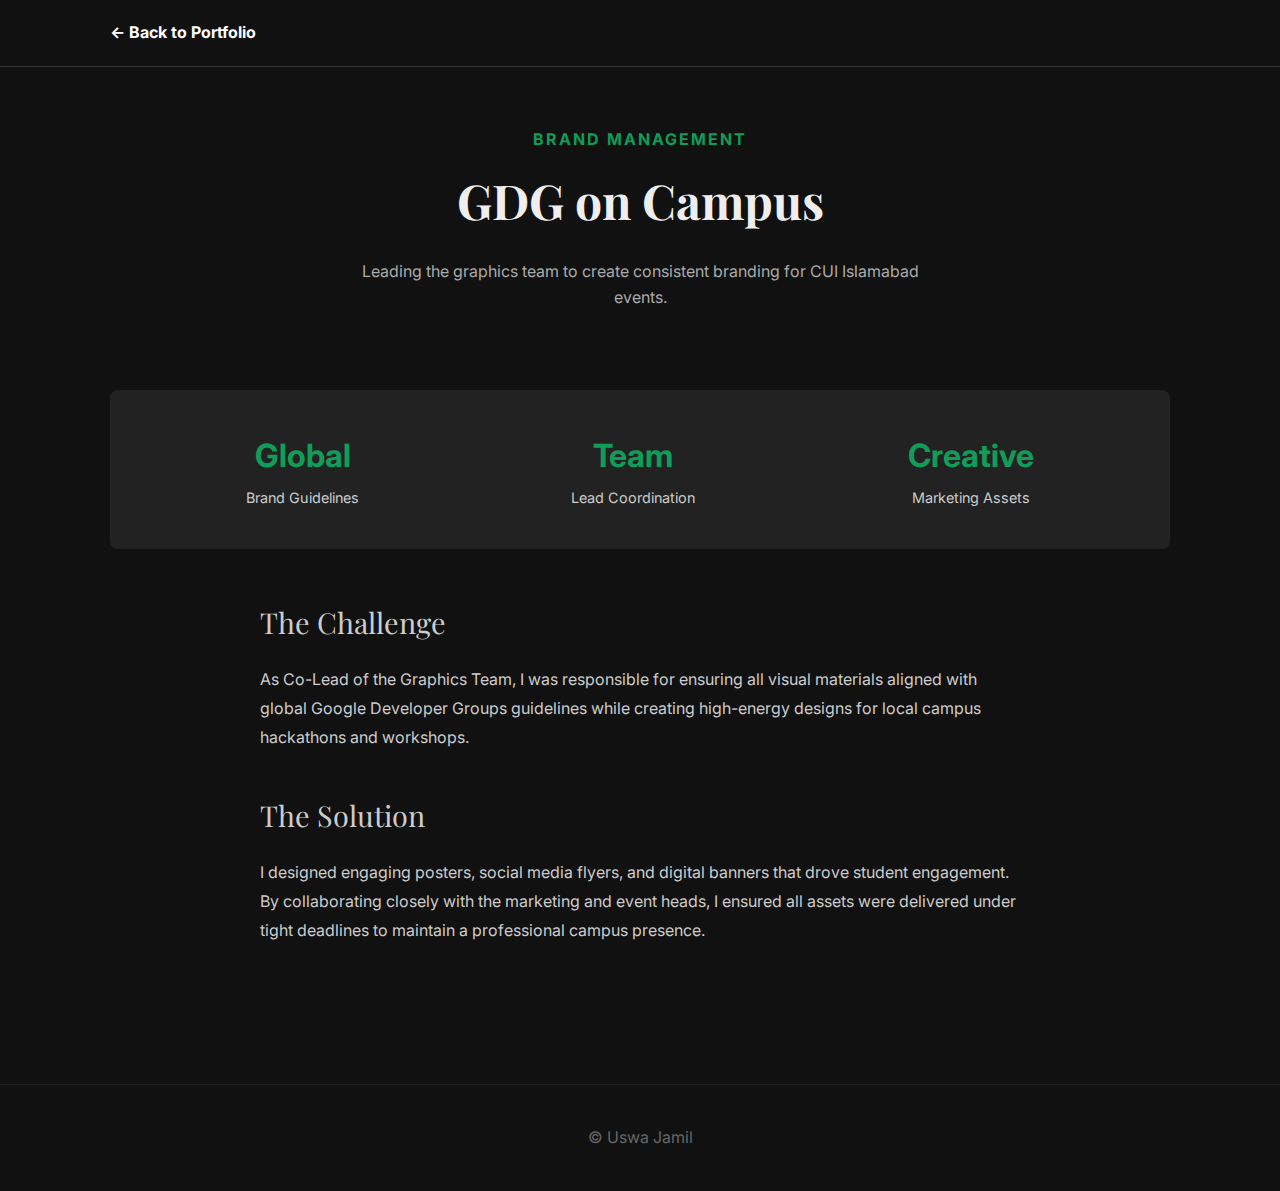
<file: gdg.html>
<!DOCTYPE html>
<html lang="en">
<head>
    <meta charset="UTF-8">
    <meta name="viewport" content="width=device-width, initial-scale=1.0">
    <title>GDG Campus | Brand Management</title>
    <link rel="stylesheet" href="style.css">
    <link href="https://fonts.googleapis.com/css2?family=Inter:wght@300;400;700&family=Playfair+Display:wght@700&display=swap" rel="stylesheet">
</head>
<body>

    <nav style="padding: 20px; border-bottom: 1px solid #333;">
        <div class="container">
            <a href="index.html" style="font-weight: bold; color: #fff;">&larr; Back to Portfolio</a>
        </div>
    </nav>

    <header class="container" style="padding: 60px 0; text-align: center;">
        <p style="color: #0F9D58; font-weight: bold; letter-spacing: 2px;">BRAND MANAGEMENT</p>
        <h1 style="font-size: 3rem; margin-top: 10px; font-family: 'Playfair Display', serif;">GDG on Campus</h1>
        <p style="color: #aaa; max-width: 600px; margin: 20px auto;">
            Leading the graphics team to create consistent branding for CUI Islamabad events.
        </p>
    </header>

    <div class="container">
        <div style="background: #222; padding: 30px; border-radius: 8px; display: flex; justify-content: space-around; flex-wrap: wrap; margin-bottom: 50px;">
            <div style="text-align: center; margin: 10px;">
                <h3 style="color: #0F9D58; font-size: 2rem; margin-bottom: 5px;">Global</h3>
                <p style="color: #ccc; font-size: 0.9rem;">Brand Guidelines</p>
            </div>
            <div style="text-align: center; margin: 10px;">
                <h3 style="color: #0F9D58; font-size: 2rem; margin-bottom: 5px;">Team</h3>
                <p style="color: #ccc; font-size: 0.9rem;">Lead Coordination</p>
            </div>
            <div style="text-align: center; margin: 10px;">
                <h3 style="color: #0F9D58; font-size: 2rem; margin-bottom: 5px;">Creative</h3>
                <p style="color: #ccc; font-size: 0.9rem;">Marketing Assets</p>
            </div>
        </div>
    </div>

    <section class="container" style="max-width: 800px; padding-bottom: 100px;">
        <h2 style="font-family: 'Playfair Display', serif; margin-bottom: 20px;">The Challenge</h2>
        <p style="color: #ccc; margin-bottom: 40px; line-height: 1.8;">
            As Co-Lead of the Graphics Team, I was responsible for ensuring all visual materials aligned with global Google Developer Groups guidelines while creating high-energy designs for local campus hackathons and workshops.
        </p>

        <h2 style="font-family: 'Playfair Display', serif; margin-bottom: 20px;">The Solution</h2>
        <p style="color: #ccc; margin-bottom: 40px; line-height: 1.8;">
            I designed engaging posters, social media flyers, and digital banners that drove student engagement. By collaborating closely with the marketing and event heads, I ensured all assets were delivered under tight deadlines to maintain a professional campus presence.
        </p>
    </section>

    <footer style="text-align: center; padding: 40px; border-top: 1px solid #222;">
        <p style="color: #666;">&copy; Uswa Jamil</p>
    </footer>
</body>
</html>
</file>
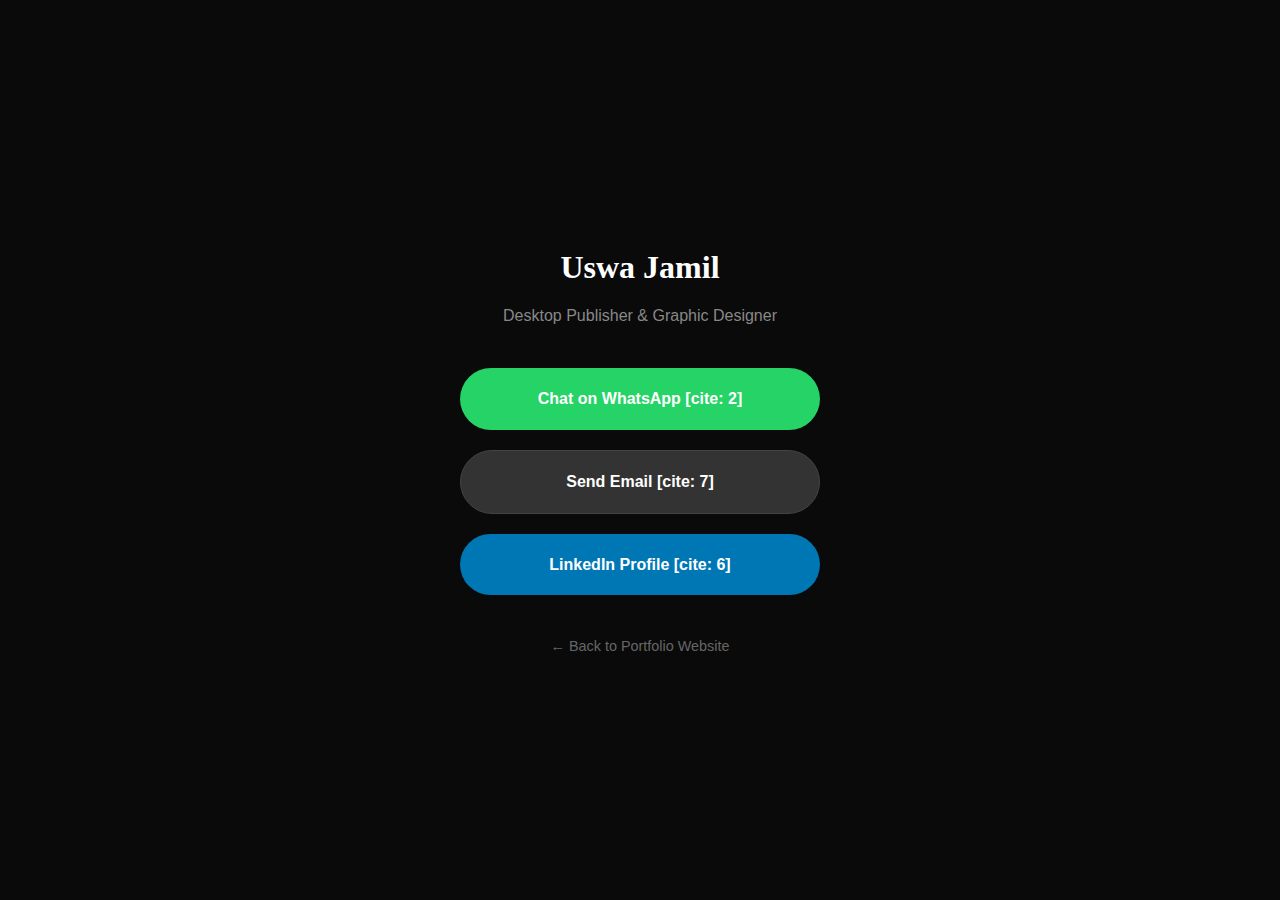
<file: links.html>
<!DOCTYPE html>
<html lang="en">
<head>
    <meta charset="UTF-8">
    <meta name="viewport" content="width=device-width, initial-scale=1.0">
    <title>Connect with Uswa Jamil</title>
    <link rel="stylesheet" href="style.css">
</head>
<body style="height: 100vh; display: flex; align-items: center; justify-content: center; background-color: #0a0a0a; flex-direction: column;">

    <div class="container" style="text-align: center; max-width: 400px; width: 100%;">
        <h1 style="font-size: 2rem; margin-bottom: 10px; color: #fff; font-family: 'Playfair Display', serif;">Uswa Jamil</h1>
        <p style="color: #888; margin-bottom: 40px;">Desktop Publisher & Graphic Designer</p>

        <div style="display: flex; flex-direction: column; gap: 20px;">
            <a href="https://wa.me/923185432144" target="_blank" style="background: #25D366; color: white; padding: 18px; border-radius: 50px; font-weight: bold; text-decoration: none;">
                Chat on WhatsApp [cite: 2]
            </a>

            <a href="mailto:uswajamil1048@gmail.com" style="background: #333; color: white; padding: 18px; border-radius: 50px; font-weight: bold; text-decoration: none; border: 1px solid #444;">
                Send Email [cite: 7]
            </a>

            <a href="https://www.linkedin.com/in/uswa-jamil-683909303" target="_blank" style="background: #0077b5; color: white; padding: 18px; border-radius: 50px; font-weight: bold; text-decoration: none;">
                LinkedIn Profile [cite: 6]
            </a>
        </div>

        <a href="index.html" style="display: block; margin-top: 40px; color: #666; font-size: 0.9rem;">&larr; Back to Portfolio Website</a>
    </div>

</body>
</html>
</file>
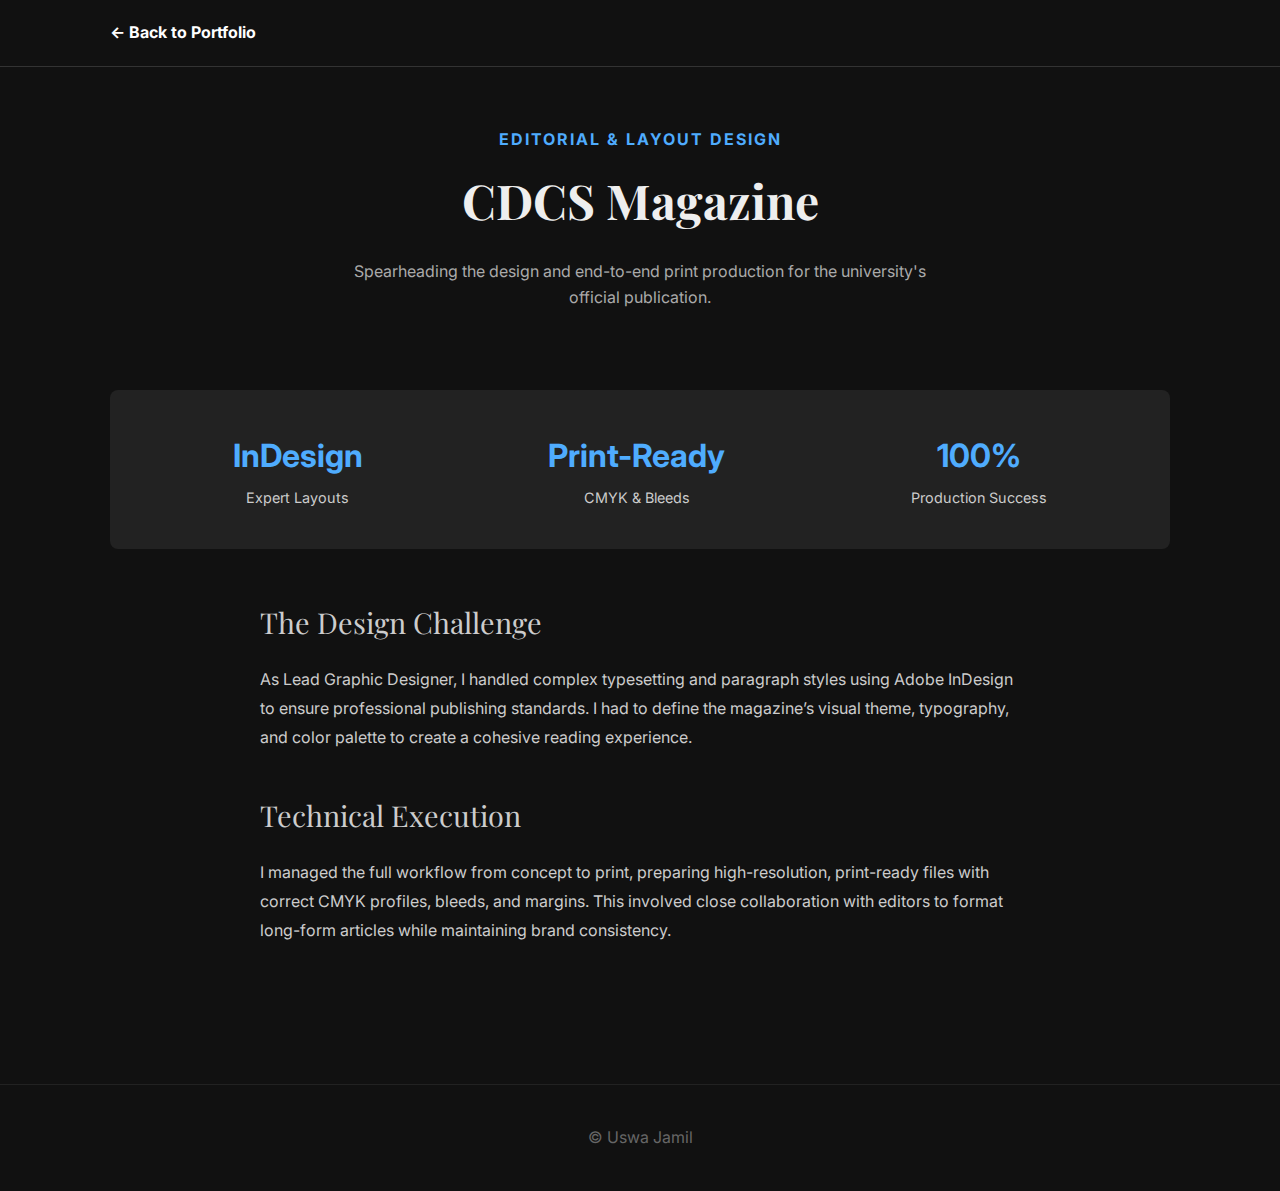
<file: magazine.html>
<!DOCTYPE html>
<html lang="en">
<head>
    <meta charset="UTF-8">
    <meta name="viewport" content="width=device-width, initial-scale=1.0">
    <title>CDCS Magazine | Editorial Design</title>
    <link rel="stylesheet" href="style.css">
    <link href="https://fonts.googleapis.com/css2?family=Inter:wght@300;400;700&family=Playfair+Display:wght@700&display=swap" rel="stylesheet">
</head>
<body>

    <nav style="padding: 20px; border-bottom: 1px solid #333;">
        <div class="container">
            <a href="index.html" style="font-weight: bold; color: #fff;">&larr; Back to Portfolio</a>
        </div>
    </nav>

    <header class="container" style="padding: 60px 0; text-align: center;">
        <p style="color: #4facfe; font-weight: bold; letter-spacing: 2px;">EDITORIAL & LAYOUT DESIGN</p>
        <h1 style="font-size: 3rem; margin-top: 10px; font-family: 'Playfair Display', serif;">CDCS Magazine</h1>
        <p style="color: #aaa; max-width: 600px; margin: 20px auto;">
            Spearheading the design and end-to-end print production for the university's official publication.
        </p>
    </header>

    <div class="container">
        <div style="background: #222; padding: 30px; border-radius: 8px; display: flex; justify-content: space-around; flex-wrap: wrap; margin-bottom: 50px;">
            <div style="text-align: center; margin: 10px;">
                <h3 style="color: #4facfe; font-size: 2rem; margin-bottom: 5px;">InDesign</h3>
                <p style="color: #ccc; font-size: 0.9rem;">Expert Layouts</p>
            </div>
            <div style="text-align: center; margin: 10px;">
                <h3 style="color: #4facfe; font-size: 2rem; margin-bottom: 5px;">Print-Ready</h3>
                <p style="color: #ccc; font-size: 0.9rem;">CMYK & Bleeds</p>
            </div>
            <div style="text-align: center; margin: 10px;">
                <h3 style="color: #4facfe; font-size: 2rem; margin-bottom: 5px;">100%</h3>
                <p style="color: #ccc; font-size: 0.9rem;">Production Success</p>
            </div>
        </div>
    </div>

    <section class="container" style="max-width: 800px; padding-bottom: 100px;">
        <h2 style="font-family: 'Playfair Display', serif; margin-bottom: 20px;">The Design Challenge</h2>
        <p style="color: #ccc; margin-bottom: 40px; line-height: 1.8;">
            As Lead Graphic Designer, I handled complex typesetting and paragraph styles using Adobe InDesign to ensure professional publishing standards. I had to define the magazine’s visual theme, typography, and color palette to create a cohesive reading experience.
        </p>

        <h2 style="font-family: 'Playfair Display', serif; margin-bottom: 20px;">Technical Execution</h2>
        <p style="color: #ccc; margin-bottom: 40px; line-height: 1.8;">
            I managed the full workflow from concept to print, preparing high-resolution, print-ready files with correct CMYK profiles, bleeds, and margins. This involved close collaboration with editors to format long-form articles while maintaining brand consistency.
        </p>
    </section>

    <footer style="text-align: center; padding: 40px; border-top: 1px solid #222;">
        <p style="color: #666;">&copy; Uswa Jamil</p>
    </footer>
</body>
</html>
</file>
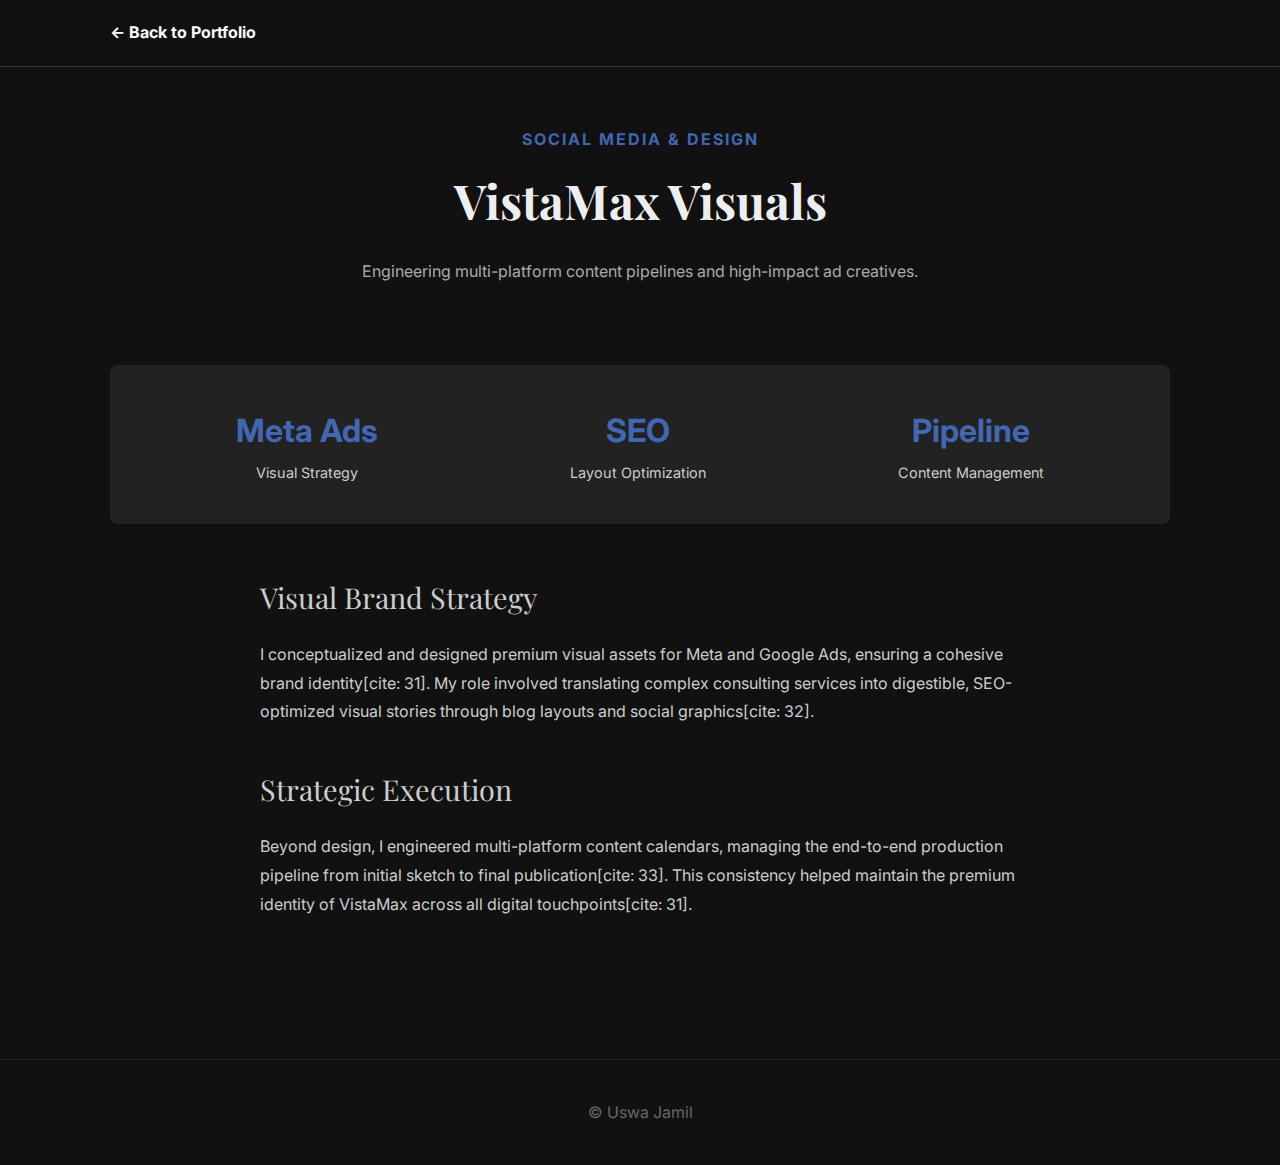
<file: vistamax.html>
<!DOCTYPE html>
<html lang="en">
<head>
    <meta charset="UTF-8">
    <meta name="viewport" content="width=device-width, initial-scale=1.0">
    <title>VistaMax | Visual Strategy</title>
    <link rel="stylesheet" href="style.css">
    <link href="https://fonts.googleapis.com/css2?family=Inter:wght@300;400;700&family=Playfair+Display:wght@700&display=swap" rel="stylesheet">
</head>
<body>

    <nav style="padding: 20px; border-bottom: 1px solid #333;">
        <div class="container">
            <a href="index.html" style="font-weight: bold; color: #fff;">&larr; Back to Portfolio</a>
        </div>
    </nav>

    <header class="container" style="padding: 60px 0; text-align: center;">
        <p style="color: #4267B2; font-weight: bold; letter-spacing: 2px;">SOCIAL MEDIA & DESIGN</p>
        <h1 style="font-size: 3rem; margin-top: 10px; font-family: 'Playfair Display', serif;">VistaMax Visuals</h1>
        <p style="color: #aaa; max-width: 600px; margin: 20px auto;">
            Engineering multi-platform content pipelines and high-impact ad creatives.
        </p>
    </header>

    <div class="container">
        <div style="background: #222; padding: 30px; border-radius: 8px; display: flex; justify-content: space-around; flex-wrap: wrap; margin-bottom: 50px;">
            <div style="text-align: center; margin: 10px;">
                <h3 style="color: #4267B2; font-size: 2rem; margin-bottom: 5px;">Meta Ads</h3>
                <p style="color: #ccc; font-size: 0.9rem;">Visual Strategy</p>
            </div>
            <div style="text-align: center; margin: 10px;">
                <h3 style="color: #4267B2; font-size: 2rem; margin-bottom: 5px;">SEO</h3>
                <p style="color: #ccc; font-size: 0.9rem;">Layout Optimization</p>
            </div>
            <div style="text-align: center; margin: 10px;">
                <h3 style="color: #4267B2; font-size: 2rem; margin-bottom: 5px;">Pipeline</h3>
                <p style="color: #ccc; font-size: 0.9rem;">Content Management</p>
            </div>
        </div>
    </div>

    <section class="container" style="max-width: 800px; padding-bottom: 100px;">
        <h2 style="font-family: 'Playfair Display', serif; margin-bottom: 20px;">Visual Brand Strategy</h2>
        <p style="color: #ccc; margin-bottom: 40px; line-height: 1.8;">
            I conceptualized and designed premium visual assets for Meta and Google Ads, ensuring a cohesive brand identity[cite: 31]. My role involved translating complex consulting services into digestible, SEO-optimized visual stories through blog layouts and social graphics[cite: 32].
        </p>

        <h2 style="font-family: 'Playfair Display', serif; margin-bottom: 20px;">Strategic Execution</h2>
        <p style="color: #ccc; margin-bottom: 40px; line-height: 1.8;">
            Beyond design, I engineered multi-platform content calendars, managing the end-to-end production pipeline from initial sketch to final publication[cite: 33]. This consistency helped maintain the premium identity of VistaMax across all digital touchpoints[cite: 31].
        </p>
    </section>

    <footer style="text-align: center; padding: 40px; border-top: 1px solid #222;">
        <p style="color: #666;">&copy; Uswa Jamil</p>
    </footer>
</body>
</html>
</file>
<file: style.css>
/* RESET & BASICS */
* {
    margin: 0;
    padding: 0;
    box-sizing: border-box;
}

body {
    background-color: #111; /* Dark Background */
    color: #eee;
    font-family: 'Inter', sans-serif;
    line-height: 1.6;
}

.container {
    max-width: 1100px;
    margin: 0 auto;
    padding: 0 20px;
}

a { text-decoration: none; color: inherit; }

/* HERO SECTION */
.hero {
    height: 90vh; /* Almost full screen */
    display: flex;
    align-items: center;
    justify-content: center;
    text-align: left;
}

.tagline {
    color: #888;
    letter-spacing: 2px;
    font-size: 0.9rem;
    font-weight: 700;
    margin-bottom: 20px;
}

h1 {
    font-size: 3rem;
    font-family: 'Playfair Display', serif; /* Classy Serif Font */
    margin-bottom: 10px;
}

h2 {
    font-size: 1.8rem;
    font-weight: 300;
    color: #ccc;
    max-width: 700px;
    margin-bottom: 30px;
}

.highlight {
    color: #4facfe; /* Nice Blue Accent */
    font-weight: 600;
}

.bio {
    max-width: 500px;
    color: #888;
    margin-bottom: 40px;
}

.cta-buttons .btn {
    padding: 12px 30px;
    border-radius: 5px;
    font-weight: 600;
    margin-right: 15px;
    transition: 0.3s;
}

.btn.primary {
    background-color: #eee;
    color: #111;
}

.btn.primary:hover {
    background-color: #4facfe;
    color: white;
}

.btn.secondary {
    border: 1px solid #555;
    color: #ccc;
}

.btn.secondary:hover {
    border-color: #eee;
    color: #eee;
}

/* SKILLS GRID */
.skills {
    padding: 50px 0;
    border-bottom: 1px solid #222;
}

.skill-grid {
    display: grid;
    grid-template-columns: repeat(auto-fit, minmax(250px, 1fr));
    gap: 30px;
}

.skill-card h3 {
    margin-bottom: 10px;
    color: #fff;
}

.skill-card p {
    color: #888;
    font-size: 0.9rem;
}

/* PROJECT CARDS */
.work {
    padding: 100px 0;
}

.section-title {
    margin-bottom: 60px;
    font-size: 2rem;
    font-family: 'Playfair Display', serif;
}

.project-card {
    display: flex;
    align-items: center;
    gap: 50px;
    margin-bottom: 100px;
}

.project-card.reverse {
    flex-direction: row-reverse;
}

.project-image {
    flex: 1;
    height: 300px;
    background-color: #222;
    border-radius: 8px;
    overflow: hidden;
}

.placeholder-img {
    width: 100%;
    height: 100%;
    display: flex;
    align-items: center;
    justify-content: center;
    color: #555;
    font-weight: bold;
}

.project-info {
    flex: 1;
}

.tech-stack {
    margin-bottom: 15px;
}

.tech-stack span {
    font-size: 0.75rem;
    text-transform: uppercase;
    letter-spacing: 1px;
    color: #4facfe;
    margin-right: 10px;
    font-weight: 700;
}

.project-info h3 {
    font-size: 2rem;
    margin-bottom: 15px;
    font-family: 'Playfair Display', serif;
}

.project-info p {
    color: #aaa;
    margin-bottom: 25px;
}

.project-link {
    font-weight: 700;
    font-size: 0.9rem;
    border-bottom: 1px solid #4facfe;
    padding-bottom: 2px;
}

/* FOOTER */
footer {
    padding: 50px 0;
    text-align: center;
    border-top: 1px solid #222;
    color: #666;
}

.socials {
    margin-top: 20px;
}

.socials a {
    margin: 0 10px;
    color: #888;
    font-size: 0.9rem;
}

.socials a:hover {
    color: #fff;
}

/* MOBILE RESPONSIVENESS */
@media (max-width: 768px) {
    .hero { height: auto; padding: 100px 0; }
    h1 { font-size: 2.5rem; }
    .project-card, .project-card.reverse {
        flex-direction: column;
    }
    .project-image { width: 100%; }
}
</file>
